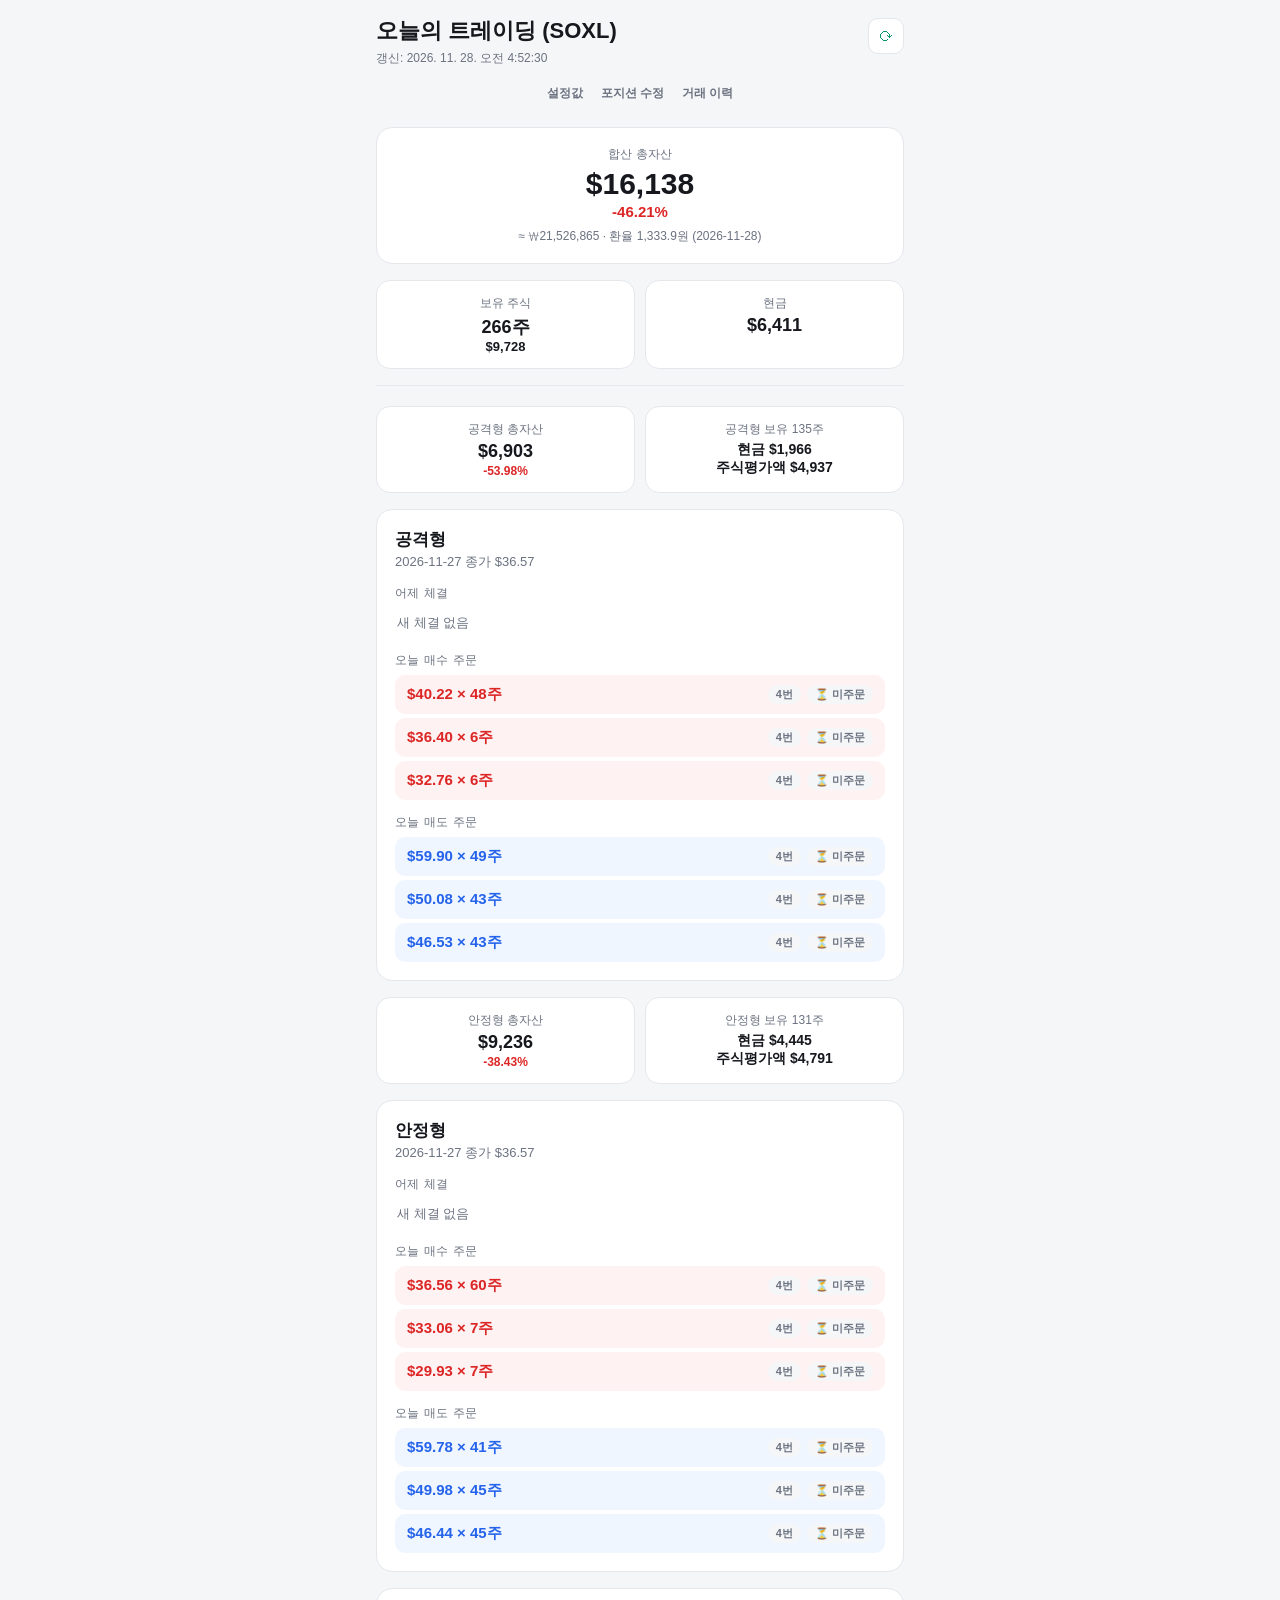
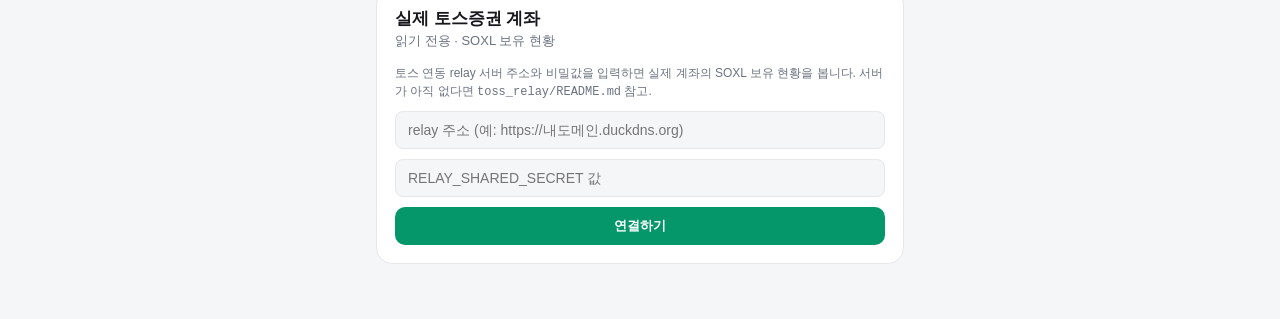
<file: docs/index.html>
<!doctype html>
<html lang="ko">
<head>
<meta charset="utf-8" />
<meta name="viewport" content="width=device-width, initial-scale=1, viewport-fit=cover" />
<title>오늘의 트레이딩 (SOXL)</title>
<meta name="apple-mobile-web-app-capable" content="yes" />
<meta name="apple-mobile-web-app-status-bar-style" content="black-translucent" />
<meta name="apple-mobile-web-app-title" content="SOXL 신호" />
<link rel="apple-touch-icon" href="data:image/svg+xml,%3Csvg xmlns='http://www.w3.org/2000/svg' viewBox='0 0 100 100'%3E%3Crect width='100' height='100' rx='22' fill='%23111827'/%3E%3Ctext x='50' y='62' font-size='42' text-anchor='middle' fill='%2334d399' font-family='-apple-system,sans-serif' font-weight='700'%3ES%3C/text%3E%3C/svg%3E" />
<link rel="stylesheet" href="./style.css" />
</head>
<body>
  <header>
    <div>
      <h1>오늘의 트레이딩 (SOXL)</h1>
      <div class="updated" id="updated">불러오는 중…</div>
    </div>
    <button class="refresh-btn" id="refreshBtn" aria-label="새로고침">⟳</button>
  </header>
  <nav class="secondary-tabs">
    <a href="./settings.html">설정값</a>
    <a href="./positions.html">포지션 수정</a>
    <a href="./history.html">거래 이력</a>
  </nav>
  <div id="content"></div>
  <div id="tossCard"></div>
  <div id="tossOrdersCard"></div>

<script>
async function load() {
  const content = document.getElementById('content');
  try {
    const res = await fetch('./latest.json', { cache: 'no-store' });
    if (!res.ok) throw new Error('latest.json 없음');
    const data = await res.json();
    document.getElementById('updated').textContent =
      '갱신: ' + new Date(data.generated_at).toLocaleString('ko-KR');
    content.innerHTML = renderCombined(data.combined, data.fx_usdkrw) +
      data.portfolios.map(renderPortfolio).join('');
    matchOrdersWithSignal(window.__realOrders || []);
  } catch (e) {
    content.innerHTML = '<div class="card"><div class="err">아직 데이터가 없습니다. GitHub Actions가 처음 실행되면 여기 표시됩니다.</div></div>';
    document.getElementById('updated').textContent = '';
  }
}

function fmt(n) { return '$' + Number(n).toLocaleString('en-US', { maximumFractionDigits: 0 }); }
function fmt2(n) { return '$' + Number(n).toFixed(2); }
function fmtKrw(n) { return '₩' + Math.round(Number(n)).toLocaleString('ko-KR'); }
function pct(x) {
  const v = Number(x) * 100;
  const sign = v >= 0 ? '+' : '';
  return sign + v.toFixed(2) + '%';
}
function retClass(x) { return Number(x) >= 0 ? 'ret pos' : 'ret neg'; }

function renderCombined(c, fx) {
  if (!c) return '';
  let html = `<div class="stat-hero">
    <div class="label">합산 총자산</div>
    <div class="value">${fmt(c.total_value)}</div>
    <div class="${retClass(c.return_pct)}">${pct(c.return_pct)}</div>`;
  if (fx && fx.rate) {
    html += `<div class="krw-note">≈ ${fmtKrw(c.total_value * fx.rate)} · 환율 ${fx.rate.toLocaleString('ko-KR', {maximumFractionDigits:1})}원 (${fx.date})</div>`;
  }
  html += `</div>`;
  html += `<div class="stat-grid">
    <div class="stat-card">
      <div class="label">보유 주식</div>
      <div class="value">${c.shares.toLocaleString('en-US')}주</div>
      <div class="value" style="font-size:13px">${fmt(c.holding_value)}</div>
    </div>
    <div class="stat-card">
      <div class="label">현금</div>
      <div class="value">${fmt(c.cash)}</div>
    </div>
  </div>`;
  html += `<hr class="totals-divider" />`;
  return html;
}

function renderPortfolio(p) {
  const label = p.short_label || p.name;
  let html = `<div class="stat-grid">
    <div class="stat-card">
      <div class="label">${label} 총자산</div>
      <div class="value">${fmt(p.total_value)}</div>
      <div class="${retClass(p.return_pct)}">${pct(p.return_pct)}</div>
    </div>
    <div class="stat-card">
      <div class="label">${label} 보유 ${p.shares}주</div>
      <div class="value" style="font-size:14px">현금 ${fmt(p.cash)}</div>
      <div class="value" style="font-size:14px">주식평가액 ${fmt(p.holding_value)}</div>
    </div>
  </div>`;

  html += `<div class="card"><h2>${label}</h2>`;
  html += `<div class="sub">${p.trading_date} 종가 ${fmt2(p.close)}</div>`;

  html += '<div class="section-title">어제 체결</div>';
  let any = false;
  if (p.filled_buy) {
    any = true;
    html += `<div class="fill-line buy"><div class="headline">✅ 매수 완료 ${fmt2(p.filled_buy.buy_price)} × ${p.filled_buy.qty}주</div><div class="detail">${p.filled_buy.slot}번 티어</div></div>`;
  }
  if (p.unfilled_buy_price != null) {
    any = true;
    html += `<div class="fill-line"><div class="headline">⏭ 매수 미체결</div><div class="detail">지정가 ${fmt2(p.unfilled_buy_price)} 위에서 마감</div></div>`;
  }
  for (const s of p.sells) {
    any = true;
    const label2 = s.reason === 'target' ? '🎯 목표가 도달 매도 완료' : '⏰ 보유기한 만료 정리매도 완료';
    const profitTxt = `매수 ${fmt2(s.buy_price)} → 매도 ${fmt2(s.sell_price)} · 수익 ${s.profit >= 0 ? '+' : ''}${fmt2(s.profit)} (${pct(s.profit_pct)})`;
    html += `<div class="fill-line sell"><div class="headline">${label2} ${s.qty}주</div><div class="detail">${profitTxt}</div></div>`;
  }
  if (!any) html += '<div class="empty">새 체결 없음</div>';

  html += '<div class="section-title">오늘 매수 주문</div>';
  if (p.no_open_slot_today) {
    html += '<div class="empty">신규 매수 없음 (전 티어 보유 중)</div>';
  } else if (p.pending_order && p.pending_order.ladder.length) {
    for (const l of p.pending_order.ladder) {
      html += `<div class="order-line buy" data-side="BUY" data-price="${l.price}" data-qty="${l.qty}"><span>${fmt2(l.price)} × ${l.qty}주</span><span class="badges"><span class="slot-badge">${p.pending_order.slot}번</span></span></div>`;
    }
  } else {
    html += '<div class="empty">신규 매수 주문 없음</div>';
  }

  html += '<div class="section-title">오늘 매도 주문</div>';
  if (p.open_positions.length) {
    for (const o of p.open_positions) {
      html += `<div class="order-line sell" data-side="SELL" data-price="${o.target_price}" data-qty="${o.qty}"><span>${fmt2(o.target_price)} × ${o.qty}주</span><span class="badges"><span class="slot-badge">${o.slot}번</span></span></div>`;
    }
  } else {
    html += '<div class="empty">매도 주문 없음 (보유 티어 없음)</div>';
  }

  html += '</div>';
  return html;
}

load();

// --- 실제 토스증권 계좌 (읽기 전용, 별도 relay 서버 필요: toss_relay/README.md 참고) ---
const LS_TOSS_URL = 'soxl_toss_relay_url', LS_TOSS_SECRET = 'soxl_toss_relay_secret';

function tossCreds() {
  return {
    url: (localStorage.getItem(LS_TOSS_URL) || '').replace(/\/$/, ''),
    secret: localStorage.getItem(LS_TOSS_SECRET) || '',
  };
}

async function loadTossCard() {
  const el = document.getElementById('tossCard');
  const { url, secret } = tossCreds();

  if (!url || !secret) {
    el.innerHTML = `<div class="card">
      <h2>실제 토스증권 계좌</h2>
      <div class="sub">읽기 전용 · SOXL 보유 현황</div>
      <div class="help" style="margin-bottom:10px">토스 연동 relay 서버 주소와 비밀값을 입력하면 실제 계좌의 SOXL 보유 현황을 봅니다. 서버가 아직 없다면 <code>toss_relay/README.md</code> 참고.</div>
      <form class="setup-form" id="tossSetupForm">
        <input name="url" placeholder="relay 주소 (예: https://내도메인.duckdns.org)" required />
        <input name="secret" type="password" placeholder="RELAY_SHARED_SECRET 값" required />
        <button type="submit">연결하기</button>
      </form>
    </div>`;
    document.getElementById('tossSetupForm').addEventListener('submit', (e) => {
      e.preventDefault();
      const f = e.target;
      localStorage.setItem(LS_TOSS_URL, f.url.value.trim());
      localStorage.setItem(LS_TOSS_SECRET, f.secret.value.trim());
      loadTossCard();
      loadTossOrders();
    });
    document.getElementById('tossOrdersCard').innerHTML = '';
    return;
  }

  el.innerHTML = '<div class="card"><h2>실제 토스증권 계좌</h2><div class="empty">불러오는 중…</div></div>';
  try {
    const res = await fetch(`${url}/toss/holdings?symbol=SOXL`, {
      headers: { Authorization: `Bearer ${secret}` },
      cache: 'no-store',
    });
    if (!res.ok) throw new Error(`relay 응답 오류 (${res.status})`);
    const data = await res.json();
    const item = (data.items || [])[0];

    let html = `<div class="card"><button class="edit-toggle" id="tossDisconnect">연결 해제</button><h2>실제 토스증권 계좌</h2><div class="sub">읽기 전용 · SOXL 보유 현황</div>`;
    if (!item) {
      html += '<div class="empty">토스 계좌에 SOXL 보유 내역이 없습니다.</div>';
    } else {
      html += `<div class="stat-grid">
        <div class="stat-card">
          <div class="label">보유 수량</div>
          <div class="value">${Number(item.quantity).toLocaleString('en-US')}주</div>
        </div>
        <div class="stat-card">
          <div class="label">평가금액</div>
          <div class="value">${fmt2(item.marketValue.amount)}</div>
        </div>
      </div>`;
      html += `<div class="kv">
        ${pill('매입평균가', fmt2(item.averagePurchasePrice))}
        ${pill('현재가', fmt2(item.lastPrice))}
        ${pill('매입금액', fmt2(item.marketValue.purchaseAmount))}
      </div>`;
      const profitClass = item.profitLoss.amount >= 0 ? 'ret pos' : 'ret neg';
      html += `<div class="${profitClass}" style="margin-top:10px">손익 ${item.profitLoss.amount >= 0 ? '+' : ''}${fmt2(item.profitLoss.amount)} (${pct(item.profitLoss.rate)})</div>`;
    }
    html += '</div>';
    el.innerHTML = html;
    document.getElementById('tossDisconnect').onclick = () => {
      localStorage.removeItem(LS_TOSS_URL);
      localStorage.removeItem(LS_TOSS_SECRET);
      loadTossCard();
      document.getElementById('tossOrdersCard').innerHTML = '';
    };
    loadTossOrders();
  } catch (e) {
    el.innerHTML = `<div class="card"><h2>실제 토스증권 계좌</h2><div class="err">${e.message}</div>
      <button class="edit-toggle" id="tossDisconnect2">연결 정보 다시 입력</button></div>`;
    document.getElementById('tossDisconnect2').onclick = () => {
      localStorage.removeItem(LS_TOSS_URL);
      localStorage.removeItem(LS_TOSS_SECRET);
      loadTossCard();
      document.getElementById('tossOrdersCard').innerHTML = '';
    };
  }
}

function matchOrdersWithSignal(realOrders) {
  document.querySelectorAll('.order-line[data-side]').forEach((el) => {
    const badges = el.querySelector('.badges');
    if (!badges) return;
    const old = badges.querySelector('.match-badge');
    if (old) old.remove();

    const side = el.dataset.side;
    const price = Number(el.dataset.price);
    const qty = Number(el.dataset.qty);
    const sameSide = realOrders.filter((o) => o.side === side);
    const priceOk = (o) => o.price != null && Math.abs(Number(o.price) - price) < 0.005;
    const qtyOk = (o) => Number(o.quantity) === qty;

    const exact = sameSide.find((o) => priceOk(o) && qtyOk(o));
    // same side + only price or only quantity matches → possible typo, flag for review
    const near = !exact && sameSide.find((o) => priceOk(o) || qtyOk(o));

    const badge = document.createElement('span');
    badge.className = 'match-badge';
    if (exact) {
      badge.classList.add('match-ok');
      badge.textContent = '✅ 주문 완료';
    } else if (near) {
      badge.classList.add('match-warn');
      badge.textContent = '⚠️ 확인요망';
    } else {
      badge.classList.add('match-pending');
      badge.textContent = '⏳ 미주문';
    }
    badges.appendChild(badge);
  });
}

const ORDER_STATUS_LABEL = {
  PENDING: '체결대기', PENDING_CANCEL: '취소대기', PENDING_REPLACE: '정정대기',
  PARTIAL_FILLED: '부분체결', FILLED: '체결완료', CANCELED: '취소됨',
  REJECTED: '거부됨', CANCEL_REJECTED: '취소거부', REPLACE_REJECTED: '정정거부', REPLACED: '정정됨',
};

function renderOrderLine(o) {
  const sideLabel = o.side === 'BUY' ? '매수' : '매도';
  const sideClass = o.side === 'BUY' ? 'buy' : 'sell';
  const statusLabel = ORDER_STATUS_LABEL[o.status] || o.status;
  const priceTxt = o.price != null ? fmt2(o.price) : '시장가';
  let detail = `${priceTxt} × ${o.quantity}주`;
  const filledQty = Number((o.execution && o.execution.filledQuantity) || 0);
  if (filledQty > 0) {
    const avgPrice = o.execution.averageFilledPrice != null ? fmt2(o.execution.averageFilledPrice) : '-';
    detail += ` · 체결 ${filledQty}주 @ ${avgPrice}`;
  }
  const time = o.orderedAt ? new Date(o.orderedAt).toLocaleTimeString('ko-KR', { hour: '2-digit', minute: '2-digit' }) : '';
  return `<div class="fill-line ${sideClass}"><div class="headline">${sideLabel} · ${statusLabel} · ${o.quantity}주</div><div class="detail">${detail}${time ? ' · ' + time : ''}</div></div>`;
}

async function loadTossOrders() {
  const el = document.getElementById('tossOrdersCard');
  const { url, secret } = tossCreds();
  if (!url || !secret) { el.innerHTML = ''; return; }

  el.innerHTML = '<div class="card"><h2>오늘 주문 내역</h2><div class="empty">불러오는 중…</div></div>';
  try {
    const res = await fetch(`${url}/toss/orders?symbol=SOXL`, {
      headers: { Authorization: `Bearer ${secret}` },
      cache: 'no-store',
    });
    if (!res.ok) throw new Error(`relay 응답 오류 (${res.status})`);
    const data = await res.json();
    const orders = data.orders || [];
    window.__realOrders = orders;
    matchOrdersWithSignal(orders);

    let html = `<div class="card"><h2>오늘 주문 내역</h2><div class="sub">${data.date} · SOXL</div>`;
    if (!orders.length) {
      html += '<div class="empty">오늘 넣은 주문이 없습니다.</div>';
    } else {
      html += orders.map(renderOrderLine).join('');
    }
    html += '</div>';
    el.innerHTML = html;
  } catch (e) {
    el.innerHTML = `<div class="card"><h2>오늘 주문 내역</h2><div class="err">${e.message}</div></div>`;
  }
}

function pill(label, value) {
  return `<div class="pill">${label} <b>${value}</b></div>`;
}

loadTossCard();
loadTossOrders();

document.getElementById('refreshBtn').addEventListener('click', async (e) => {
  const btn = e.currentTarget;
  btn.disabled = true;
  btn.classList.add('spinning');
  await Promise.all([load(), loadTossCard(), loadTossOrders()]);
  btn.classList.remove('spinning');
  btn.disabled = false;
});
</script>
</body>
</html>
</file>
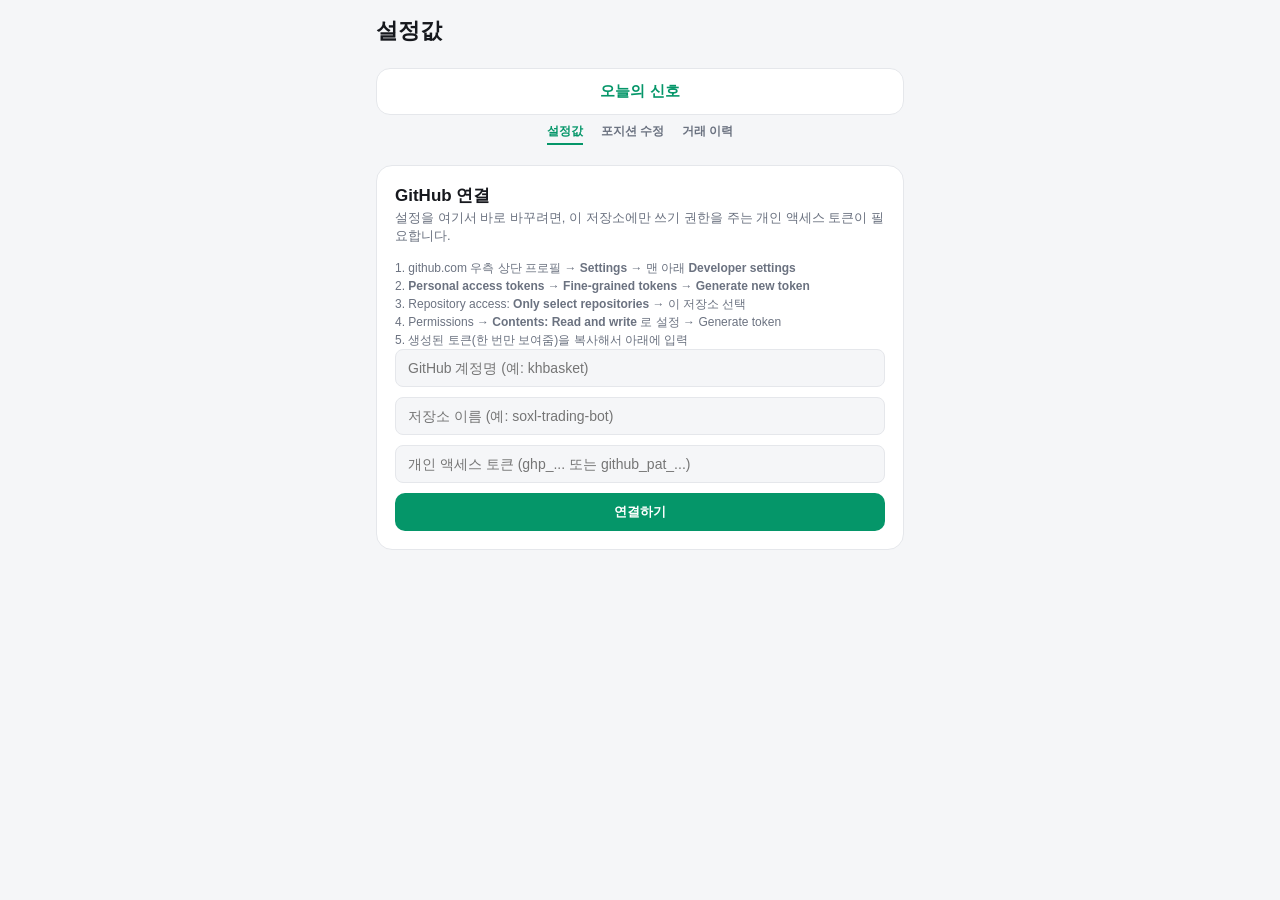
<file: docs/settings.html>
<!doctype html>
<html lang="ko">
<head>
<meta charset="utf-8" />
<meta name="viewport" content="width=device-width, initial-scale=1, viewport-fit=cover" />
<title>SOXL 설정값</title>
<meta name="apple-mobile-web-app-capable" content="yes" />
<meta name="apple-mobile-web-app-status-bar-style" content="black-translucent" />
<meta name="apple-mobile-web-app-title" content="SOXL 신호" />
<link rel="stylesheet" href="./style.css" />
</head>
<body>
  <header>
    <h1>설정값</h1>
    <div class="updated" id="updated">불러오는 중…</div>
  </header>
  <a href="./index.html" class="primary-tab">오늘의 신호</a>
  <nav class="secondary-tabs">
    <a href="./settings.html" class="active">설정값</a>
    <a href="./positions.html">포지션 수정</a>
    <a href="./history.html">거래 이력</a>
  </nav>
  <div id="content"></div>

<script src="./gh-common.js"></script>
<script>
let CONFIG_DATA = null; // raw docs/config.json, for read-only display
let editingId = null;   // portfolio id currently in edit mode

async function load() {
  const content = document.getElementById('content');
  if (!hasGhCreds()) {
    content.innerHTML = renderGhSetupForm('설정을 여기서 바로 바꾸려면, 이 저장소에만 쓰기 권한을 주는 개인 액세스 토큰이 필요합니다.');
    document.getElementById('updated').textContent = '';
    wireGhSetupForm(load);
    return;
  }
  try {
    const res = await fetch('./config.json', { cache: 'no-store' });
    if (!res.ok) throw new Error('config.json 없음');
    CONFIG_DATA = await res.json();
    document.getElementById('updated').innerHTML =
      '갱신: ' + new Date(CONFIG_DATA.generated_at).toLocaleString('ko-KR') +
      ' · <a href="#" id="disconnect" style="color:var(--muted)">GitHub 연결 해제</a>';
    render();
    document.getElementById('disconnect').onclick = (e) => {
      e.preventDefault();
      clearGhCreds();
      load();
    };
  } catch (e) {
    content.innerHTML = `<div class="card"><div class="err">${e.message}</div></div>`;
  }
}

function render() {
  document.getElementById('content').innerHTML = CONFIG_DATA.portfolios.map(renderPortfolio).join('');
  CONFIG_DATA.portfolios.forEach(p => {
    const btn = document.getElementById('edit-' + p.id);
    if (btn) btn.onclick = () => { editingId = (editingId === p.id) ? null : p.id; render(); };
  });
  if (editingId) wireEditForm(CONFIG_DATA.portfolios.find(p => p.id === editingId));
}

function renderPortfolio(p) {
  const label = p.short_label || p.name;
  const isEditing = editingId === p.id;
  let html = `<div class="card"><button class="edit-toggle" id="edit-${p.id}">${isEditing ? '취소' : '편집'}</button>`;
  html += `<h2>${label}</h2>`;
  html += `<div class="sub">${p.ticker} · ${p.preset_name} 프리셋 ${p.active ? '' : '(비활성)'} ${p.kakao_enabled ? '' : '· 알림 꺼짐'}</div>`;

  if (isEditing) {
    html += renderEditForm(p);
  } else {
    html += '<div class="section-title">기본값</div><div class="kv">';
    html += pill('초기원금', money(p.principal));
    html += pill('시드분할', p.split + '개');
    html += pill('복리율', fmtPct(p.comp));
    html += pill('매매수수료', fmtPct(p.fee));
    html += pill('세금(SEC 등)', fmtPct(p.sec));
    html += pill('추가매수범위', fmtPct(p.extrange));
    html += pill('주문방식', p.order_type === 'FIXODC' ? '건수 고정' : '수량 고정');
    html += pill('추가주문건수', p.odcount);
    if (p.step != null) html += pill('수량스텝', p.step);
    html += pill('MOC날 매수', p.mocbuy ? 'ON' : 'OFF');
    html += pill('알림', p.kakao_enabled ? 'ON' : 'OFF');
    html += pill('운용상태', p.active ? '활성' : '비활성');
    html += '</div>';

    html += '<div class="section-title">티어별 설정</div>';
    html += '<table class="tiers"><thead><tr><th>티어</th><th>비중</th><th>ODGAP</th><th>목표</th><th>손절일</th></tr></thead><tbody>';
    for (let i = 0; i < p.split; i++) {
      html += `<tr><td>${i + 1}번</td><td>${fmtPct(p.weights[i])}</td><td>${fmtPct(p.odgap[i])}</td><td>+${fmtPct(p.target[i])}</td><td>${p.loss_days[i]}영업일</td></tr>`;
    }
    html += '</tbody></table>';
  }

  html += '</div>';
  return html;
}

function pill(label, value) {
  return `<div class="pill">${label} <b>${value}</b></div>`;
}

function renderEditForm(p) {
  let html = '<div class="section-title">기본값 (%는 % 단위로 입력)</div><div class="kv">';
  html += editPill('복리율(%)', 'comp', (p.comp * 100));
  html += editPill('매매수수료(%)', 'fee', (p.fee * 100));
  html += editPill('세금(%)', 'sec', (p.sec * 100), 6);
  html += editPill('추가매수범위(%)', 'extrange', (p.extrange * 100));
  html += editPill('추가주문건수', 'odcount', p.odcount, 0);
  html += `<div class="pill editable">MOC날 매수 <input type="checkbox" id="f-mocbuy" ${p.mocbuy ? 'checked' : ''} /></div>`;
  html += `<div class="pill editable">카카오 알림 <input type="checkbox" id="f-kakao" ${p.kakao_enabled ? 'checked' : ''} /></div>`;
  html += `<div class="pill editable">운용중 <input type="checkbox" id="f-active" ${p.active ? 'checked' : ''} /></div>`;
  html += '</div>';
  html += '<div class="help">초기원금 · 시드분할 · 주문방식은 이미 시작된 계좌 구조와 얽혀있어서 여기서는 못 바꿉니다.</div>';

  html += '<div class="section-title">티어별 설정 (% 단위)</div>';
  html += '<table class="tiers"><thead><tr><th>티어</th><th>비중%</th><th>ODGAP%</th><th>목표%</th><th>손절일</th></tr></thead><tbody>';
  for (let i = 0; i < p.split; i++) {
    html += `<tr><td>${i + 1}번</td>
      <td><input class="tier-input" id="w-${i}" type="number" step="0.01" value="${(p.weights[i] * 100).toFixed(2)}" /></td>
      <td><input class="tier-input" id="g-${i}" type="number" step="0.01" value="${(p.odgap[i] * 100).toFixed(4)}" /></td>
      <td><input class="tier-input" id="t-${i}" type="number" step="0.01" value="${(p.target[i] * 100).toFixed(2)}" /></td>
      <td><input class="tier-input" id="l-${i}" type="number" step="1" value="${p.loss_days[i]}" /></td>
      </tr>`;
  }
  html += '</tbody></table>';

  html += `<div class="save-bar">
    <button class="cancel" id="cancelBtn">취소</button>
    <button class="save" id="saveBtn">저장</button>
  </div>`;
  return html;
}

function editPill(label, id, value, decimals = 4) {
  return `<div class="pill editable">${label} <input class="kv-input" id="f-${id}" type="number" step="0.0001" value="${Number(value).toFixed(decimals)}" /></div>`;
}

function wireEditForm(p) {
  document.getElementById('cancelBtn').onclick = () => { editingId = null; render(); };
  document.getElementById('saveBtn').onclick = () => saveEdits(p);
}

async function saveEdits(p) {
  const saveBtn = document.getElementById('saveBtn');
  saveBtn.disabled = true;
  saveBtn.textContent = '저장 중…';
  try {
    const weights = [], odgap = [], target = [], loss_days = [];
    for (let i = 0; i < p.split; i++) {
      weights.push(Number(document.getElementById('w-' + i).value) / 100);
      odgap.push(Number(document.getElementById('g-' + i).value) / 100);
      target.push(Number(document.getElementById('t-' + i).value) / 100);
      loss_days.push(parseInt(document.getElementById('l-' + i).value, 10));
    }
    const updates = {
      weights, odgap, target, loss_days,
      comp: Number(document.getElementById('f-comp').value) / 100,
      fee: Number(document.getElementById('f-fee').value) / 100,
      sec: Number(document.getElementById('f-sec').value) / 100,
      extrange: Number(document.getElementById('f-extrange').value) / 100,
      odcount: parseInt(document.getElementById('f-odcount').value, 10),
      mocbuy: document.getElementById('f-mocbuy').checked,
    };
    const kakao_enabled = document.getElementById('f-kakao').checked;
    const active = document.getElementById('f-active').checked;

    // 1) config/presets.json
    const presetsFile = await ghGetFile('config/presets.json');
    if (!presetsFile.data[p.preset_name]) throw new Error(`presets.json에 "${p.preset_name}" 프리셋이 없습니다`);
    Object.assign(presetsFile.data[p.preset_name], updates);
    await ghPutFile('config/presets.json', presetsFile.data, presetsFile.sha, `설정 변경: ${p.preset_name} (웹 대시보드)`);

    // 2) config/portfolios.json (active / kakao_enabled)
    const portfoliosFile = await ghGetFile('config/portfolios.json');
    const entry = portfoliosFile.data.find(x => x.id === p.id);
    if (!entry) throw new Error(`portfolios.json에 "${p.id}"가 없습니다`);
    entry.active = active;
    entry.kakao_enabled = kakao_enabled;
    await ghPutFile('config/portfolios.json', portfoliosFile.data, portfoliosFile.sha, `설정 변경: ${p.id} 활성/알림 (웹 대시보드)`);

    toast('저장 완료 ✅ 다음 자동 실행부터 반영됩니다');
    editingId = null;
    // Note: docs/config.json itself only updates on the next scheduled/manual Action run.
  } catch (err) {
    toast(err.message, 6000);
  } finally {
    saveBtn.disabled = false;
    saveBtn.textContent = '저장';
  }
}

load();
</script>
</body>
</html>
</file>
<file: docs/style.css>
:root {
  --bg: #f5f6f8;
  --card: #ffffff;
  --text: #16181d;
  --muted: #6b7280;
  --border: #e5e7eb;
  --accent: #059669;
  --accent-bg: #ecfdf5;
  --danger: #dc2626;
  --danger-bg: #fef2f2;
  --warn: #d97706;
  --warn-bg: #fffbeb;
  --sell: #2563eb;
  --sell-bg: #eff6ff;
  --buy: #dc2626;
  --buy-bg: #fef2f2;
  color-scheme: light;
}
@media (prefers-color-scheme: dark) {
  :root:not([data-theme="light"]) {
    --bg: #0b0d10;
    --card: #16191f;
    --text: #e8eaed;
    --muted: #9aa1ac;
    --border: #262a33;
    --accent: #34d399;
    --accent-bg: #052e22;
    --danger: #f87171;
    --danger-bg: #2e1213;
    --warn: #fbbf24;
    --warn-bg: #2e2410;
    --sell: #60a5fa;
    --sell-bg: #0b2447;
    --buy: #f87171;
    --buy-bg: #2e1213;
  }
}
:root[data-theme="dark"] {
  --bg: #0b0d10;
  --card: #16191f;
  --text: #e8eaed;
  --muted: #9aa1ac;
  --border: #262a33;
  --accent: #34d399;
  --accent-bg: #052e22;
  --danger: #f87171;
  --danger-bg: #2e1213;
  --warn: #fbbf24;
  --warn-bg: #2e2410;
  --sell: #60a5fa;
  --sell-bg: #0b2447;
  --buy: #f87171;
  --buy-bg: #2e1213;
}
* { box-sizing: border-box; }
body {
  margin: 0;
  background: var(--bg);
  color: var(--text);
  font-family: -apple-system, BlinkMacSystemFont, "Segoe UI", Roboto, sans-serif;
  padding: max(16px, env(safe-area-inset-top)) 16px 40px;
  max-width: 560px;
  margin-inline: auto;
}
header { margin-bottom: 18px; display: flex; align-items: flex-start; justify-content: space-between; gap: 10px; }
h1 { font-size: 22px; margin: 0 0 4px; }
.updated { color: var(--muted); font-size: 12px; }
.refresh-btn {
  flex-shrink: 0;
  background: var(--card);
  border: 1px solid var(--border);
  color: var(--accent);
  border-radius: 10px;
  width: 36px;
  height: 36px;
  font-size: 16px;
  line-height: 1;
  cursor: pointer;
  margin-top: 2px;
}
.refresh-btn.spinning { animation: refresh-spin .6s linear; }
@keyframes refresh-spin { from { transform: rotate(0deg); } to { transform: rotate(360deg); } }

/* primary nav: the one screen people open every day */
a.primary-tab {
  display: block;
  text-align: center;
  text-decoration: none;
  font-size: 15px;
  font-weight: 700;
  padding: 13px 0;
  border-radius: 14px;
  margin-bottom: 8px;
}
a.primary-tab.active { background: var(--accent); color: var(--bg); }
a.primary-tab:not(.active) {
  background: var(--card);
  color: var(--accent);
  border: 1px solid var(--border);
}

/* secondary nav: settings/admin pages, kept small and out of the way */
nav.secondary-tabs {
  display: flex;
  justify-content: center;
  gap: 18px;
  margin-bottom: 20px;
}
nav.secondary-tabs a {
  text-decoration: none;
  color: var(--muted);
  font-size: 12px;
  font-weight: 600;
  padding-bottom: 3px;
  border-bottom: 2px solid transparent;
}
nav.secondary-tabs a.active { color: var(--accent); border-bottom-color: var(--accent); }

/* legacy equal-weight tab row, still used where nothing should be de-emphasized */
nav.tabs {
  display: flex;
  gap: 6px;
  background: var(--card);
  border: 1px solid var(--border);
  border-radius: 12px;
  padding: 4px;
  margin-bottom: 18px;
}
nav.tabs a {
  flex: 1;
  text-align: center;
  text-decoration: none;
  color: var(--muted);
  font-size: 13px;
  font-weight: 600;
  padding: 9px 0;
  border-radius: 9px;
}
nav.tabs a.active {
  background: var(--accent-bg);
  color: var(--accent);
}

.card {
  background: var(--card);
  border: 1px solid var(--border);
  border-radius: 16px;
  padding: 18px;
  margin-bottom: 16px;
}
.card h2 { font-size: 17px; margin: 0 0 2px; }
.card .sub { color: var(--muted); font-size: 13px; margin-bottom: 14px; }
.section-title { font-size: 12px; color: var(--muted); text-transform: uppercase; letter-spacing: .04em; margin: 14px 0 6px; }
.row { display: flex; justify-content: space-between; align-items: center; padding: 8px 10px; border-radius: 10px; font-size: 14px; }
.row + .row { margin-top: 4px; }
.tag { font-size: 11px; padding: 2px 7px; border-radius: 999px; font-weight: 600; }
.tag.buy { background: var(--accent-bg); color: var(--accent); }
.tag.sell-target { background: var(--accent-bg); color: var(--accent); }
.tag.sell-loss { background: var(--warn-bg); color: var(--warn); }
.tag.skip { background: var(--danger-bg); color: var(--danger); }
.ladder-line { background: var(--accent-bg); }
.empty { color: var(--muted); font-size: 13px; padding: 6px 2px; }
.price { font-variant-numeric: tabular-nums; font-weight: 600; }
.err { color: var(--danger); font-size: 14px; }

table.tiers { width: 100%; border-collapse: collapse; font-size: 13px; margin-top: 4px; }
table.tiers th, table.tiers td {
  text-align: center;
  padding: 7px 4px;
  border-bottom: 1px solid var(--border);
  font-variant-numeric: tabular-nums;
}
table.tiers th { color: var(--muted); font-weight: 600; font-size: 11px; }
table.tiers td:first-child, table.tiers th:first-child { text-align: left; color: var(--muted); }
.kv { display: flex; flex-wrap: wrap; gap: 8px; margin-top: 4px; }
.kv .pill {
  background: var(--bg);
  border: 1px solid var(--border);
  border-radius: 10px;
  padding: 6px 10px;
  font-size: 12px;
}
.kv .pill b { color: var(--text); font-variant-numeric: tabular-nums; }

/* summary stat cards */
.stat-hero {
  background: var(--card);
  border: 1px solid var(--border);
  border-radius: 16px;
  padding: 18px;
  margin-bottom: 16px;
  text-align: center;
}
.stat-hero .label { color: var(--muted); font-size: 12px; margin-bottom: 4px; }
.stat-hero .value { font-size: 30px; font-weight: 700; font-variant-numeric: tabular-nums; }
.stat-hero .ret { font-size: 15px; font-weight: 600; margin-top: 2px; font-variant-numeric: tabular-nums; }
.stat-hero .krw-note { font-size: 12px; color: var(--muted); margin-top: 8px; font-variant-numeric: tabular-nums; }
.ret.pos { color: var(--accent); }
.ret.neg { color: var(--danger); }
.stat-grid { display: grid; grid-template-columns: 1fr 1fr; gap: 10px; margin-bottom: 16px; }
.totals-divider { border: none; border-top: 1px solid var(--border); margin: 4px 0 20px; }
.stat-grid .stat-card {
  background: var(--card);
  border: 1px solid var(--border);
  border-radius: 14px;
  padding: 14px;
  text-align: center;
}
.stat-grid .stat-card .label { color: var(--muted); font-size: 12px; margin-bottom: 3px; }
.stat-grid .stat-card .value { font-size: 18px; font-weight: 700; font-variant-numeric: tabular-nums; }
.stat-grid .stat-card .ret { font-size: 12px; font-weight: 600; margin-top: 2px; }

/* order rows: price/qty first, tier as a secondary badge */
.order-line {
  display: flex;
  justify-content: space-between;
  align-items: center;
  padding: 10px 12px;
  border-radius: 10px;
  font-size: 15px;
  font-weight: 700;
  font-variant-numeric: tabular-nums;
}
.order-line + .order-line { margin-top: 4px; }
.order-line.buy { background: var(--buy-bg); color: var(--buy); }
.order-line.sell { background: var(--sell-bg); color: var(--sell); }
.order-line .badges { display: flex; align-items: center; gap: 6px; }
.order-line .slot-badge {
  font-size: 11px;
  font-weight: 600;
  color: var(--muted);
  background: var(--bg);
  border-radius: 999px;
  padding: 2px 8px;
}
.match-badge {
  font-size: 11px;
  font-weight: 600;
  border-radius: 999px;
  padding: 2px 8px;
  white-space: nowrap;
}
.match-badge.match-ok { background: var(--accent-bg); color: var(--accent); }
.match-badge.match-warn { background: var(--warn-bg); color: var(--warn); }
.match-badge.match-pending { background: var(--bg); color: var(--muted); }
.fill-line { padding: 8px 10px; border-radius: 10px; font-size: 14px; }
.fill-line.buy { background: var(--buy-bg); }
.fill-line.sell { background: var(--sell-bg); }
.fill-line .headline { font-weight: 700; }
.fill-line .detail { color: var(--muted); font-size: 12px; margin-top: 2px; }
.fill-line + .fill-line { margin-top: 4px; }

/* settings edit mode */
.edit-toggle {
  font-size: 12px;
  font-weight: 600;
  color: var(--accent);
  background: var(--accent-bg);
  border: none;
  border-radius: 8px;
  padding: 6px 12px;
  float: right;
  cursor: pointer;
}
input.tier-input, input.kv-input {
  width: 64px;
  background: var(--bg);
  color: var(--text);
  border: 1px solid var(--border);
  border-radius: 6px;
  padding: 4px 6px;
  font-size: 13px;
  font-variant-numeric: tabular-nums;
  text-align: center;
}
.kv .pill.editable { padding: 4px 8px; }
.kv .pill.editable input { margin-left: 4px; }
.save-bar {
  display: flex;
  gap: 8px;
  margin-top: 14px;
}
.save-bar button {
  flex: 1;
  border: none;
  border-radius: 10px;
  padding: 10px 0;
  font-size: 14px;
  font-weight: 700;
  cursor: pointer;
}
.save-bar .save { background: var(--accent); color: #fff; }
.save-bar .cancel { background: var(--bg); color: var(--muted); border: 1px solid var(--border); }
.toast {
  position: fixed;
  bottom: 24px;
  left: 50%;
  transform: translateX(-50%);
  background: var(--card);
  border: 1px solid var(--border);
  border-radius: 12px;
  padding: 10px 18px;
  font-size: 13px;
  box-shadow: 0 6px 20px rgba(0,0,0,.2);
  z-index: 50;
}
.setup-form { display: flex; flex-direction: column; gap: 10px; }
.setup-form input {
  background: var(--bg);
  color: var(--text);
  border: 1px solid var(--border);
  border-radius: 8px;
  padding: 10px 12px;
  font-size: 14px;
}
.setup-form button {
  background: var(--accent);
  color: #fff;
  border: none;
  border-radius: 10px;
  padding: 10px 0;
  font-weight: 700;
  cursor: pointer;
}
.help { color: var(--muted); font-size: 12px; line-height: 1.5; }

/* positions editor */
.pos-card {
  border: 1px solid var(--border);
  border-radius: 12px;
  padding: 12px;
  margin-bottom: 10px;
  background: var(--bg);
}
.pos-row { display: flex; gap: 8px; margin-bottom: 8px; }
.pos-row label {
  flex: 1;
  font-size: 11px;
  color: var(--muted);
  display: flex;
  flex-direction: column;
  gap: 3px;
}
.pos-row input {
  width: 100%;
  background: var(--card);
  color: var(--text);
  border: 1px solid var(--border);
  border-radius: 6px;
  padding: 7px 8px;
  font-size: 13px;
  font-variant-numeric: tabular-nums;
}
.del-row {
  width: 100%;
  background: var(--danger-bg);
  color: var(--danger);
  border: none;
  border-radius: 8px;
  padding: 8px 0;
  font-size: 12px;
  font-weight: 600;
  cursor: pointer;
}
.add-row {
  width: 100%;
  background: none;
  color: var(--accent);
  border: 1px dashed var(--accent);
  border-radius: 10px;
  padding: 10px 0;
  font-size: 13px;
  font-weight: 700;
  cursor: pointer;
  margin-top: 4px;
}
label.checkline {
  display: flex;
  align-items: center;
  gap: 6px;
  font-size: 13px;
  color: var(--muted);
  margin: 8px 0;
}
</file>
